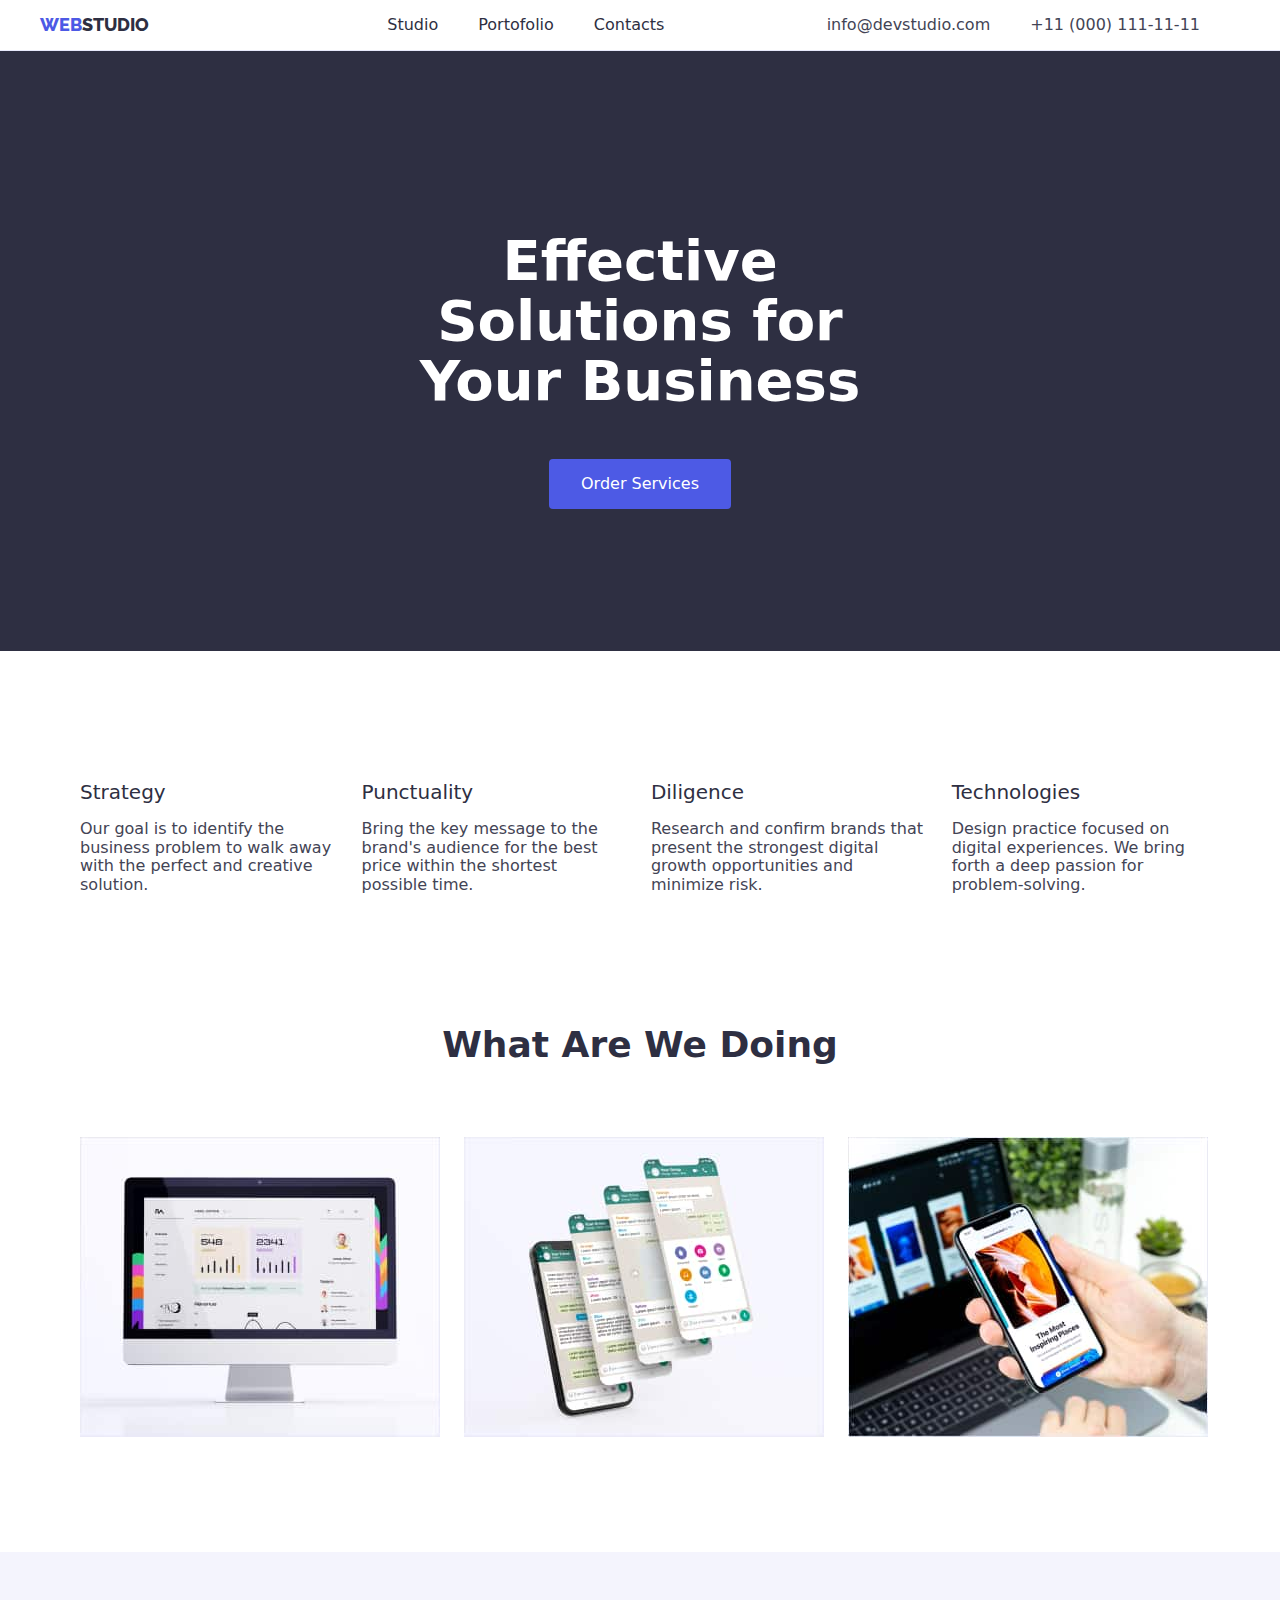
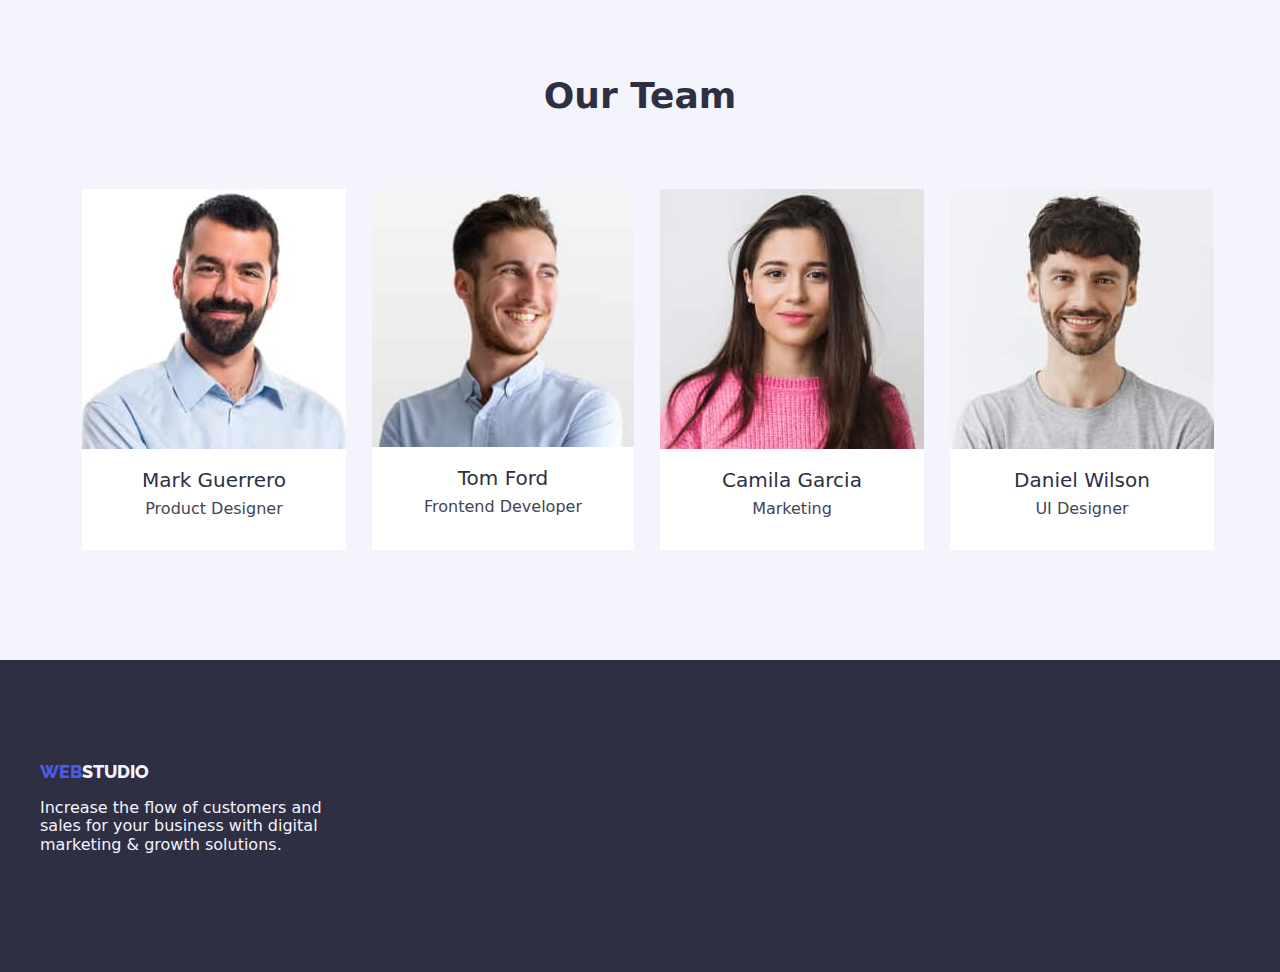
<file: index.html>
<!DOCTYPE html>

<html lang="en">
  <head>
    <meta charset="utf-8" />
    <meta name="viewport" content="width=device-width, initial-scale=1.0" />
    <title>WebStudio</title>
    <link rel="stylesheet" href="./css/styles.css" />
    <link rel="preconnect" href="https://fonts.googleapis.com" />
    <link rel="preconnect" href="https://fonts.gstatic.com" crossorigin />
    <link
      rel="stylesheet"
      href="https://cdnjs.cloudflare.com/ajax/libs/modern-normalize/1.0.0/modern-normalize.min.css"
    />
    <link
      href="https://fonts.googleapis.com/css2?family=Roboto:ital,wght@0,100;0,300;0,400;0,500;0,700;0,900;1,100;1,300;1,400;1,500;1,700;1,900&display=swap"
      rel="stylesheet"
    />
    <link
      href="https://fonts.googleapis.com/css2?family=Raleway:ital,wght@0,100..900;1,100..900&family=Roboto:ital,wght@0,100;0,300;0,400;0,500;0,700;0,900;1,100;1,300;1,400;1,500;1,700;1,900&display=swap"
      rel="stylesheet"
    />
  </head>

  <body>
    <!--Antetul paginii-->
    <header class="main-header">
      <div class="container">
        <a class="logo-site" href="index.html">STUDIO</a>
        <nav class="main-nav">
          <!-- Navigarea către alte pagini -->
          <ul>
            <li><a href="index.html">Studio</a></li>
            <li><a href="portofolio.html">Portofolio</a></li>
            <li><a href="contacts.html">Contacts</a></li>
          </ul>
        </nav>

        <div class="contact">
          <a href="mailto:info@devstudio.com">info@devstudio.com</a>
          <a href="tel:+11000111-11-11">+11 (000) 111-11-11</a>
        </div>
      </div>
    </header>

    <main>
      <!--Effective solutions section-->
      <section class="effective-solution-section">
        <div class="container">
          <h1>Effective Solutions for Your Business</h1>
          <button class="button-order" type="button">Order Services</button>
        </div>
      </section>

      <!-- Decription section -->
      <section class="description-section">
        <div class="container">
          <ul>
            <li>
              <h3>Strategy</h3>
              <p>
                Our goal is to identify the business problem to walk away with
                the perfect and creative solution.
              </p>
            </li>
            <li>
              <h3>Punctuality</h3>
              <p>
                Bring the key message to the brand's audience for the best price
                within the shortest possible time.
              </p>
            </li>
            <li>
              <h3>Diligence</h3>
              <p>
                Research and confirm brands that present the strongest digital
                growth opportunities and minimize risk.
              </p>
            </li>
            <li>
              <h3>Technologies</h3>
              <p>
                Design practice focused on digital experiences. We bring forth a
                deep passion for problem-solving.
              </p>
            </li>
          </ul>
        </div>
      </section>

      <!--What Are We Doing Section-->
      <section class="what-are-we-doing-section">
        <div class="container">
          <h2>What Are We Doing</h2>
          <ul>
            <li>
              <img
                src="./images/desktop.jpg"
                alt="For desktop"
                width="360"
                height="300"
              />
            </li>
            <li>
              <img
                src="./images/phone-whatapp.jpg"
                alt="For Phone"
                width="360"
                height="300"
              />
            </li>
            <li>
              <img
                src="./images/phone-and-laptop.jpg"
                alt="For Phone and laptop"
                width="360"
                height="300"
              />
            </li>
          </ul>
        </div>
      </section>

      <!--Our Team Section-->
      <section class="our-team-section">
        <div class="container">
          <h2>Our Team</h2>
          <ul>
            <li>
              <img
                src="./images/mark-guerrero.jpg"
                alt="Mark Guerrero"
                width="264"
              />
              <h3>Mark Guerrero</h3>
              <span>Product Designer</span>
            </li>
            <li>
              <img src="./images/tom-ford.jpg" alt="Tom Ford" width="262" />
              <h3>Tom Ford</h3>
              <span>Frontend Developer</span>
            </li>
            <li>
              <img
                src="./images/camila-garcia.jpg"
                alt="Camila Garcia"
                width="264"
              />
              <h3>Camila Garcia</h3>
              <span>Marketing</span>
            </li>
            <li>
              <img
                src="./images/daniel-wilson.jpg"
                alt="Daniel Wilson"
                width="264"
              />
              <h3>Daniel Wilson</h3>
              <span>UI Designer</span>
            </li>
          </ul>
        </div>
      </section>
    </main>

    <!--Footer -->
    <footer class="main-footer">
      <div class="container">
        <a class="logo-site" href="index.html">
          <span class="web">WEB</span>
          <span class="studio">STUDIO</span>
        </a>
        <p>
          Increase the flow of customers and <br />
          sales for your business with digital <br />
          marketing & growth solutions.
        </p>
      </div>
    </footer>
  </body>
</html>
</file>
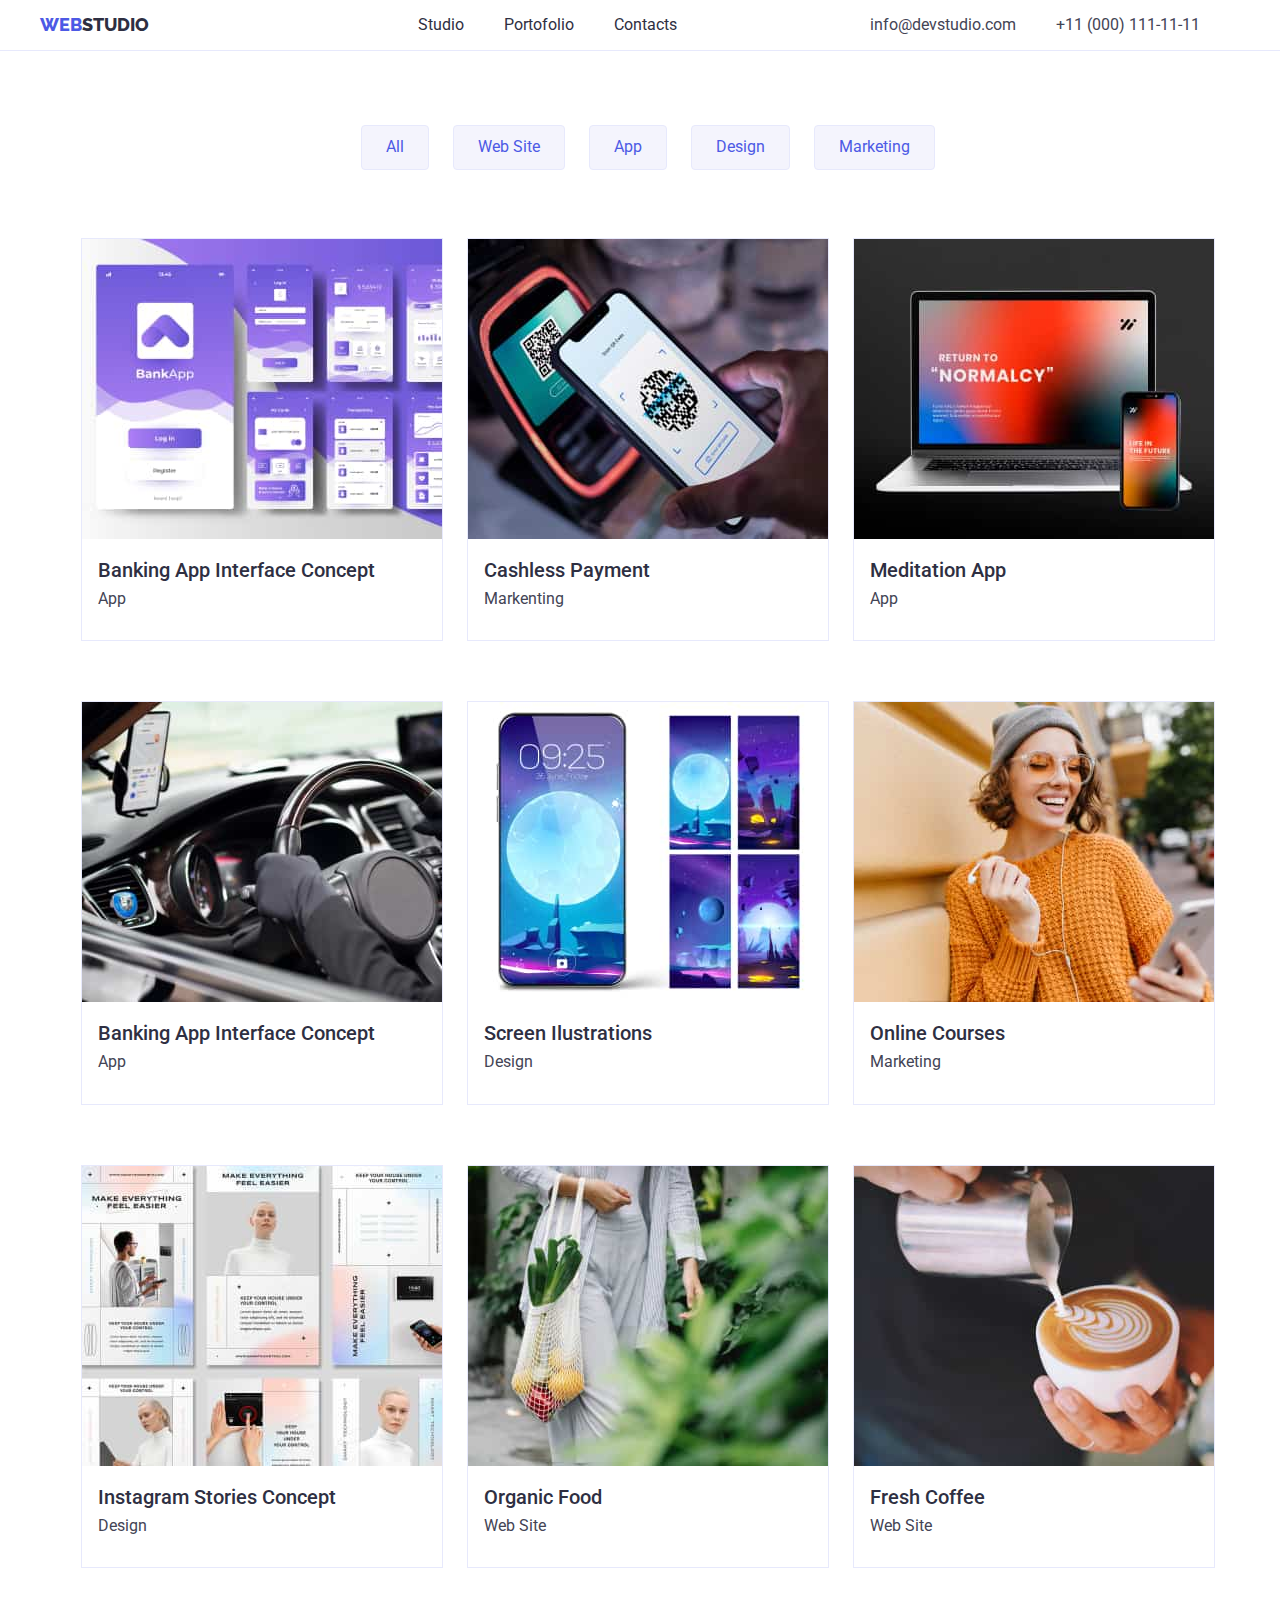
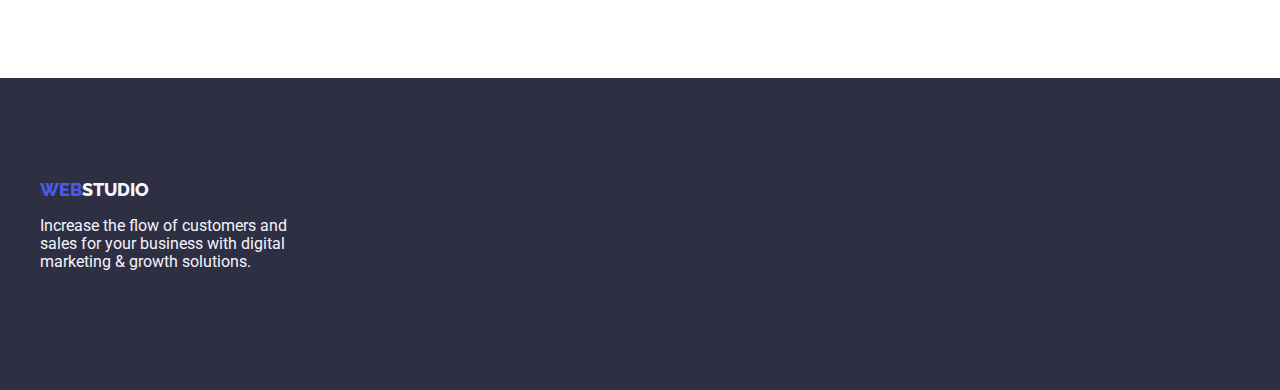
<file: portofolio.html>
<!DOCTYPE html>
<html lang="en">
  <head>
    <meta charset="UTF-8" />
    <meta name="viewport" content="width=device-width, initial-scale=1.0" />
    <title>Portofoliu</title>
    <link
      rel="stylesheet"
      href="https://cdnjs.cloudflare.com/ajax/libs/modern-normalize/1.0.0/modern-normalize.min.css"
    />
    <link rel="stylesheet" href="./css/styles.css" />
    <link
      href="https://fonts.googleapis.com/css?family=Raleway|Roboto"
      rel="stylesheet"
    />
  </head>

  <body>
    <!--Header-->
    <header class="main-header">
      <div class="container">
        <a class="logo-site" href="index.html">STUDIO</a>

        <nav class="main-nav">
          <!-- Navigarea către alte pagini -->
          <ul>
            <li><a href="index.html">Studio</a></li>
            <li><a href="portofolio.html">Portofolio</a></li>
            <li><a href="contacts.html">Contacts</a></li>
          </ul>
        </nav>
        <div class="contact">
          <a href="mailto:info@devstudio.com">info@devstudio.com</a>
          <a href="tel:+11000111-11-11">+11 (000) 111-11-11</a>
        </div>
      </div>
    </header>

    <!--Main-->
    <main>
      <!--Filters section-->
      <section class="filters-section">
        <div class="container">
          <ul>
            <li><button class="button-selection" type="button">All</button></li>
            <li>
              <button class="button-selection" type="button">Web Site</button>
            </li>
            <li><button class="button-selection" type="button">App</button></li>
            <li>
              <button class="button-selection" type="button">Design</button>
            </li>
            <li>
              <button class="button-selection" type="button">Marketing</button>
            </li>
          </ul>
        </div>
      </section>
      <!--First row section-->
      <section class="row-section first-row-section">
        <div class="container">
          <ul>
            <li>
              <img
                src="./images/banking-app.jpg"
                alt="Banking App"
                width="360"
              />
              <h3>Banking App Interface Concept</h3>
              <span>App</span>
            </li>
            <li>
              <img
                src="./images/cashless-payment.jpg"
                alt="Cashless Payment"
                width="360"
              />
              <h3>Cashless Payment</h3>
              <span>Markenting</span>
            </li>
            <li>
              <img
                src="./images/meditation-app.jpg"
                alt="Meditation App"
                width="360"
              />
              <h3>Meditation App</h3>
              <span>App</span>
            </li>
          </ul>
        </div>
      </section>
      <!--Second row section-->
      <section class="row-section second-row-section">
        <div class="container">
          <ul>
            <li>
              <img
                src="./images/taxi-service.jpg"
                alt="Taxi Service"
                width="360"
              />
              <h3>Banking App Interface Concept</h3>
              <span>App</span>
            </li>
            <li>
              <img
                src="./images/screen-ilustrations.jpg"
                alt="Screen Ilustrations"
                width="360"
              />
              <h3>Screen Ilustrations</h3>
              <span>Design</span>
            </li>
            <li>
              <img
                src="./images/online-courses.jpg"
                alt="Online Courses"
                width="360"
              />
              <h3>Online Courses</h3>
              <span>Marketing</span>
            </li>
          </ul>
        </div>
      </section>
      <!--Third row section-->
      <section class="row-section third-row-section">
        <div class="container">
          <ul>
            <li>
              <img
                src="./images/stories-concept.jpg"
                alt="Instagram Stories Concept"
                width="360"
              />
              <h3>Instagram Stories Concept</h3>
              <span>Design</span>
            </li>
            <li>
              <img
                src="./images/organic-food.jpg"
                alt="Organic Food"
                width="360"
              />
              <h3>Organic Food</h3>
              <span>Web Site</span>
            </li>
            <li>
              <img
                src="./images/coffee-cup.jpg"
                alt="Fresh Coffee"
                width="360"
              />
              <h3>Fresh Coffee</h3>
              <span>Web Site</span>
            </li>
          </ul>
        </div>
      </section>
    </main>
    <!--Footer-->
    <footer class="main-footer portofolio">
      <div class="container">
        <a class="logo-site" href="index.html">
          <span class="web">WEB</span>
          <span class="studio"> STUDIO</span>
        </a>
        <p>
          Increase the flow of customers and <br />
          sales for your business with digital <br />
          marketing & growth solutions.
        </p>
      </div>
    </footer>
  </body>
</html>
</file>
<file: css/styles.css>
:root {
    --white: #fff;
    --navy-blue: #2E2F42;
    --iris: #4D5AE5;
    --black: #000;
    --cloud: #F4F4FD;
    --ocean: #404BBF;
    --cornflower: #E7E9FC;
    --slate: #434455;
}

.container{
    width: 1200px;
}

body{
    font-family: 'Roboto',
        sans-serif;
}

.main-header {
    background-color: var(--white);
    border-bottom: 1px solid #e7e9fc;
    display: flex;
    justify-content:center;
    align-items: center;
}

.main-header .container{
    display: flex;
    justify-content: space-between;
    align-items: center;
}

.main-header .logo-site {
    font-size: 18px;
    font-family: Raleway;
    font-weight: 800;
    text-decoration: none;
    color: var(--navy-blue);
    margin-right: 76px;
    display: flex;
    justify-content: center;
    align-items: center;
}

.main-header .logo-site::before{
    color: var(--iris);
    content: "WEB";
}

.contact a{
    text-decoration: none;
    color: var(--slate);
    padding-right: 40px;
}

.contact{
    display: flex;
    justify-content:center;
    align-items: center;
}

.main-nav ul{
    display: flex;
    justify-content: space-between;
}

.main-nav li a{
    color: var(--navy-blue);
    text-decoration: none;
}

.main-nav li{
    list-style-type: none;
    margin-right: 40px;
}

section {
    display: flex;
    justify-content: center;
    padding: 94px 0;
    align-items:center;
    text-align: center;
}

.effective-solution-section {
    background-color: var(--navy-blue);
    height: 600px;
}

h1 {
    color: var(--white);
    font-weight: 700;
    font-size: 56px;
    line-height: 107%;
    width: 496px;
    margin-bottom: 48px;
    margin-left: auto;
    margin-right: auto;
}

.button-order {
    background-color: var(--iris);
    color: var(--white);
    padding: 16px 32px;
    margin: 0 auto;
    border-style: none;
    border-radius: 4px;
}

.button-order:hover {
    cursor: pointer;
    transition-duration: 0.4s;
    background-color: var(--cloud);
    color: var(--ocean);
}

.description-section ul{
    display: flex;
}

.description-section li {
    margin-right:24px; 
    list-style-type: none;
}

.description-section{
    margin-bottom: -120px;
}

.description-section h3{
    color: var(--navy-blue);
    font-weight: 500;
    font-size: 20px;
    margin-bottom: 8px;
    text-align: left;
}

h2 {
    color: var(--navy-blue);
    font-weight: 700;
    font-size: 36px;
    margin-bottom: 72px;
    text-align: center;
}

.what-are-we-doing-section ul{
    display: flex;
}

.what-are-we-doing-section li {
    list-style-type: none;
    margin-right: 24px;
}

.our-team-section{
    background-color:var(--cloud) ;
}

.our-team-section ul{
    display: flex;
    justify-content: space-evenly;
}

.our-team-section li {
    list-style-type: none;
    margin-right: 24px;
    background-color: white;
    padding-bottom: 32px;
    display: flex;
    flex-direction: column;
}

.our-team-section span {
    color: var(--slate);
    font-size: 16px;
}

.our-team-section h3 {
    color: var(--navy-blue);
    font-weight: 500;
    font-size: 20px;
    margin-bottom: 8px;
    text-align: center;
}

p{
    color: var(--slate);
    font-size: 16px;
    text-align: left;
}

/* Footer */

.main-footer {
    background-color: var(--navy-blue);
    color: var(--cloud);
    display: flex;
    align-items: center;
    justify-content: center;
    height: 312px;
}

.main-footer p{
    color: var(--cloud);
    display: flex;
    align-items: center;
    justify-content: flex-start;
}

.main-footer .logo-site .web {
    color: var(--iris);
}

.main-footer .logo-site .studio {
    color: var(--cloud);
}

.main-footer .logo-site {
    font-size: 18px;
    font-family: Raleway;
    font-weight: 800;
    text-decoration: none;
    display: flex;
    align-items: center;
    justify-content: flex-start;
}

/* Portofolio */

.filters-section{
    margin-bottom: -152px;
    margin-top: -36px;
}

.filters-section ul {
    display: flex;
    align-items: center;
    justify-content:center;

}

.filters-section li {
    list-style-type: none;
    margin-right: 24px;
}

.button-selection {
    color: var(--iris);
    background-color: var(--cloud);
    text-align: center;
    border-color: var(--cornflower);
    padding: 12px 24px 12px 24px;
    border-width: 1px;
    border-radius: 4px;
    border-style: solid;
}

.button-selection:hover {
    cursor: pointer;
    transition-duration: 0.4s;
    background-color: var(--ocean);
    color: var(--white);
}

.row-section{
    background-color: white;
}
.row-section ul {
    display: flex;
    justify-content: center;
}

.row-section li {
    list-style-type: none;
    margin-right: 24px;
    background-color: white;
    padding-bottom: 32px;
    display: flex;
    flex-direction: column;
    border-style: solid;
    border-color: var(--cornflower);
    border-width: 1px;
    margin-bottom: -160px;
}

.row-section span {
    color: var(--slate);
    font-size: 16px;
    text-align: left;
    padding-left: 16px;
}

.row-section h3 {
    color: var(--navy-blue);
    font-weight: 500;
    font-size: 20px;
    margin-bottom: 8px;
    text-align: left;
    padding-left: 16px;
}

.portofolio{
    margin-top: 160px;
}
</file>
